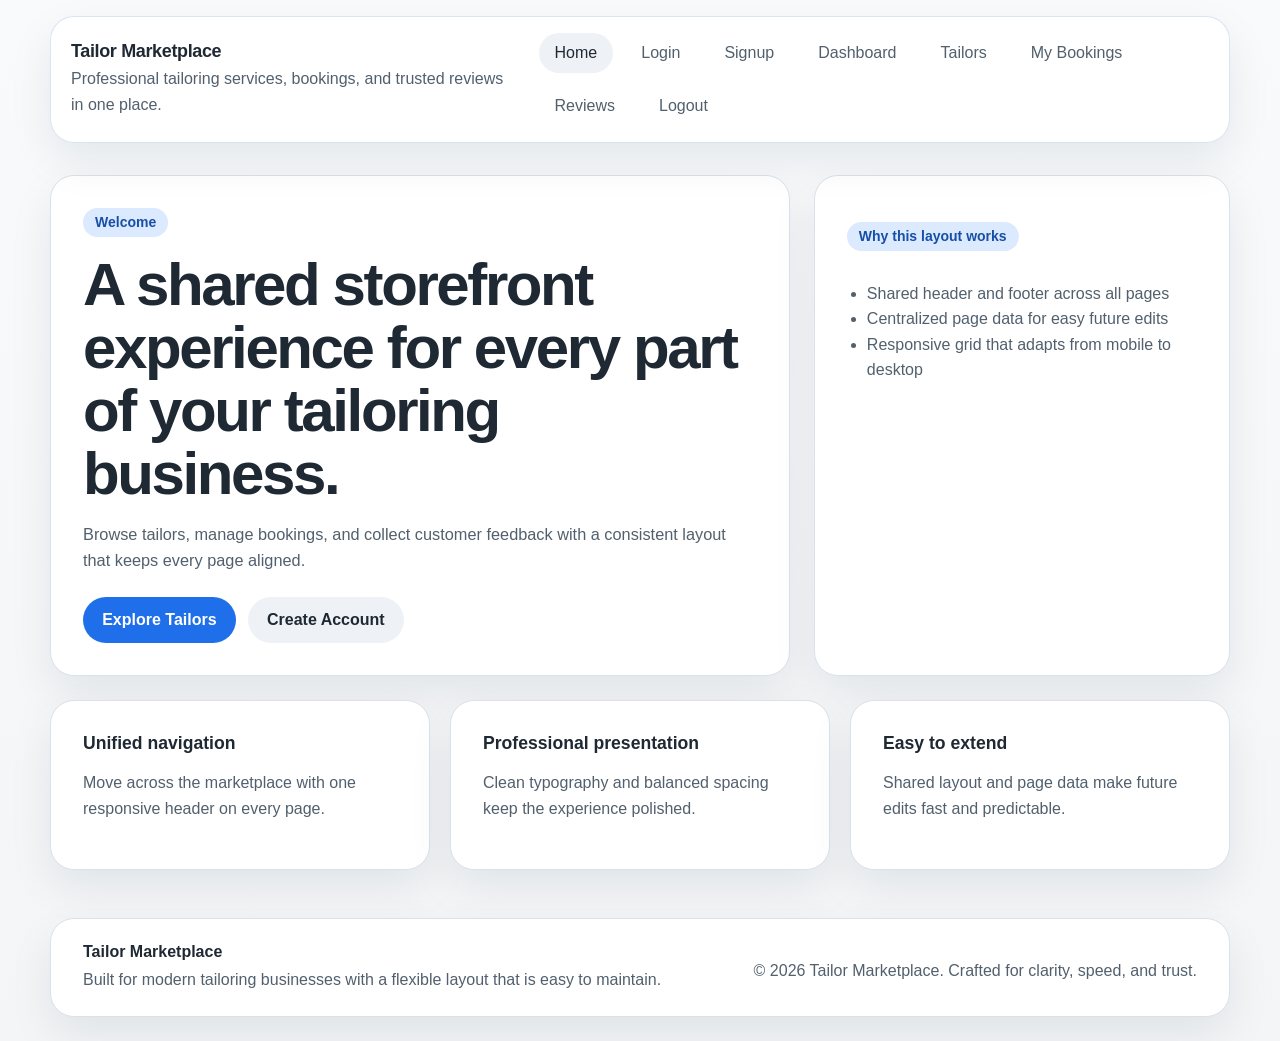
<file: index.html>
<!DOCTYPE html>
<html lang="en">
  <head>
    <meta charset="UTF-8" />
    <meta name="viewport" content="width=device-width, initial-scale=1.0" />
    <title>Tailor Marketplace | Home</title>
    <link rel="stylesheet" href="assets/css/styles.css" />
  </head>
  <body data-page="home">
    <div id="app-shell"></div>
    <script src="assets/js/layout.js"></script>
    <script src="assets/js/api.js"></script>
    <script src="assets/js/pages.js"></script>
  </body>
</html>
</file>
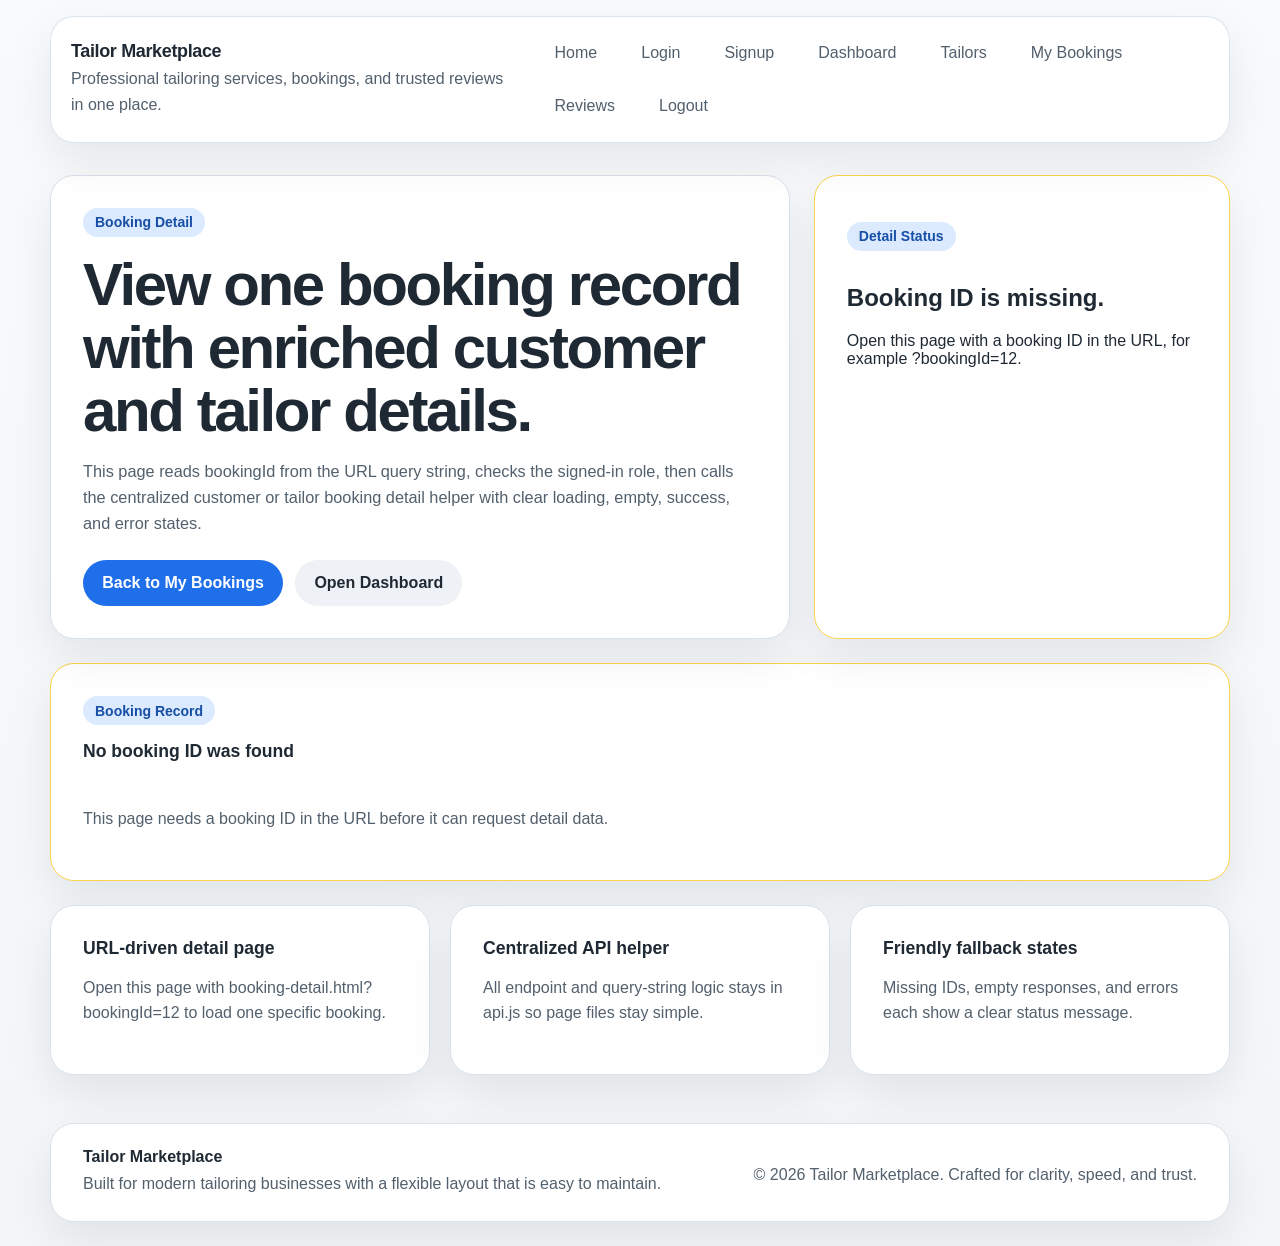
<file: pages/booking-detail.html>
<!DOCTYPE html>
<html lang="en">
  <head>
    <meta charset="UTF-8" />
    <meta name="viewport" content="width=device-width, initial-scale=1.0" />
    <title>Tailor Marketplace | Booking Detail</title>
    <link rel="stylesheet" href="../assets/css/styles.css" />
  </head>
  <body data-page="booking-detail" data-base-path="..">
    <div id="app-shell"></div>
    <script src="../assets/js/layout.js"></script>
    <script src="../assets/js/api.js"></script>
    <script src="../assets/js/pages.js"></script>
  </body>
</html>
</file>
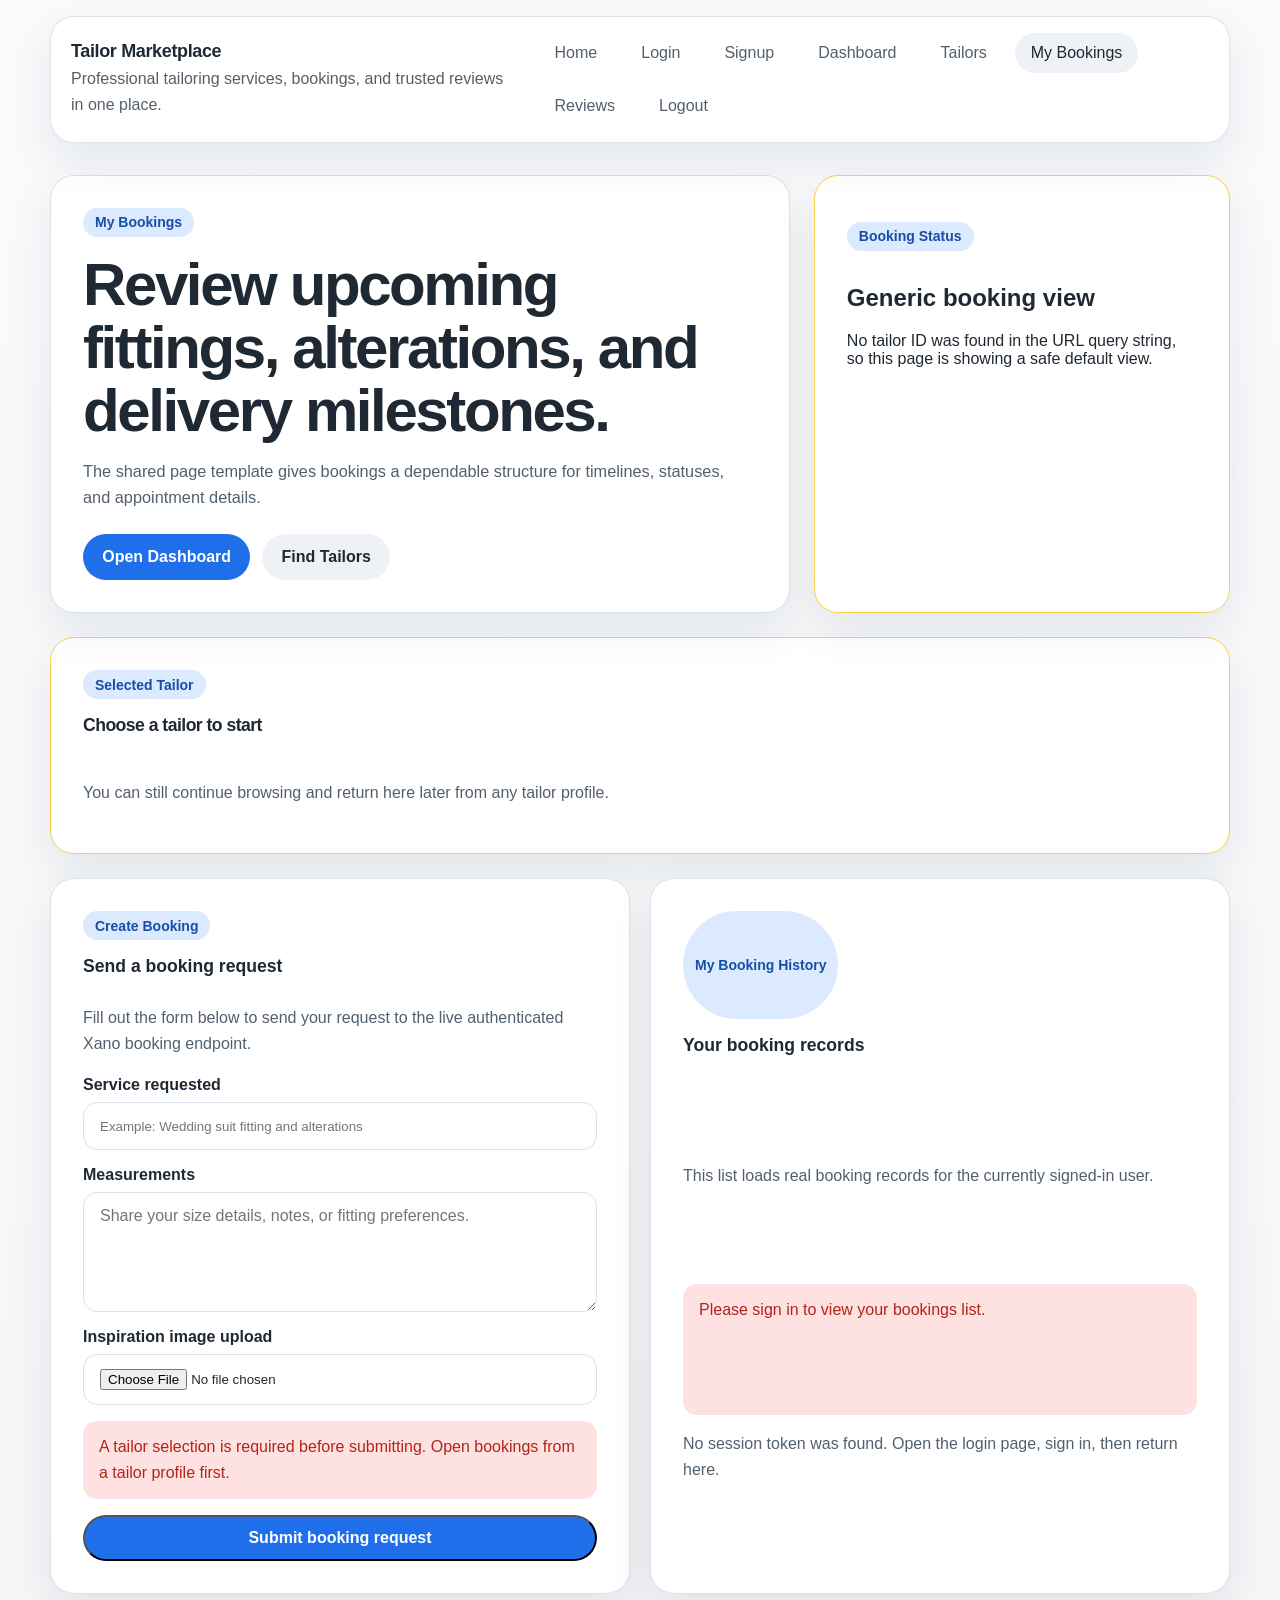
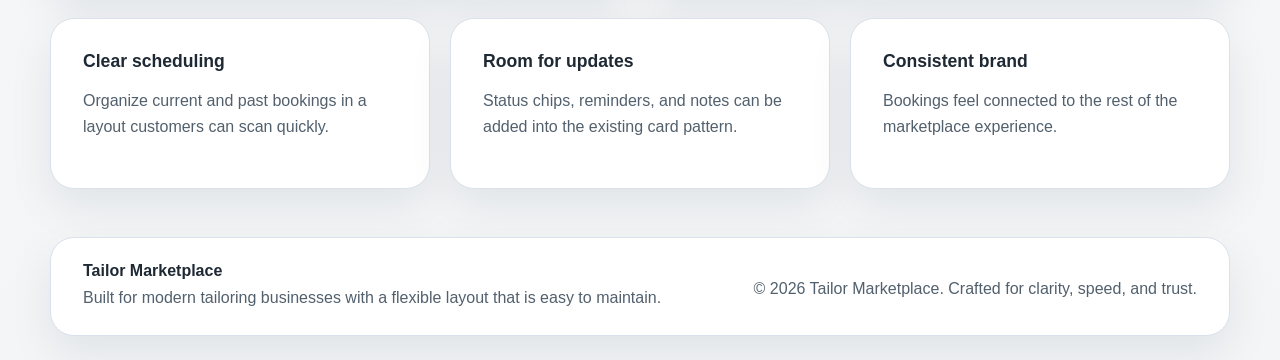
<file: pages/bookings.html>
<!DOCTYPE html>
<html lang="en">
  <head>
    <meta charset="UTF-8" />
    <meta name="viewport" content="width=device-width, initial-scale=1.0" />
    <title>Tailor Marketplace | My Bookings</title>
    <link rel="stylesheet" href="../assets/css/styles.css" />
  </head>
  <body data-page="bookings" data-base-path="..">
    <div id="app-shell"></div>
    <script src="../assets/js/layout.js"></script>
    <script src="../assets/js/api.js"></script>
    <script src="../assets/js/pages.js"></script>
  </body>
</html>
</file>
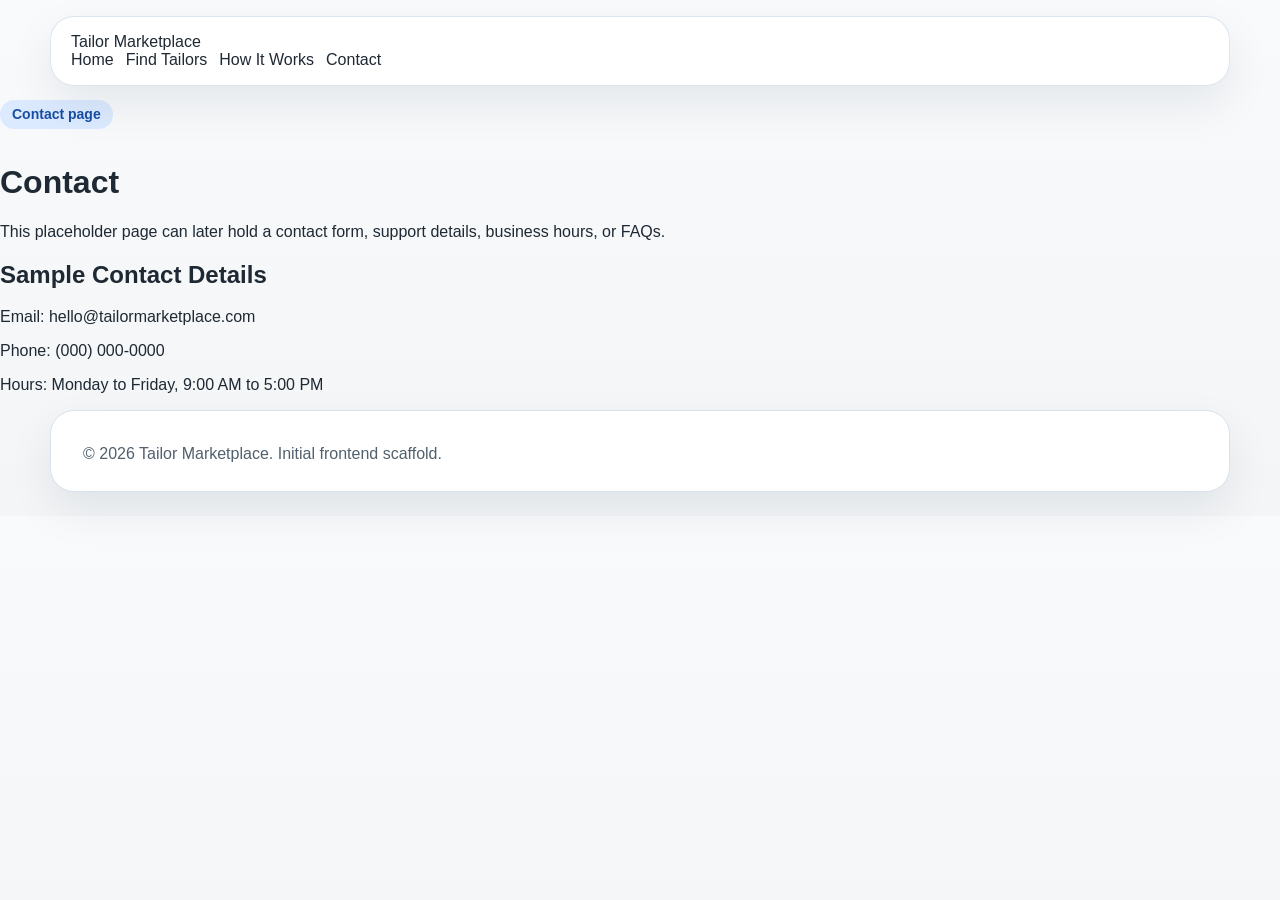
<file: pages/contact.html>
<!DOCTYPE html>
<html lang="en">
  <head>
    <meta charset="UTF-8" />
    <meta name="viewport" content="width=device-width, initial-scale=1.0" />
    <title>Tailor Marketplace | Contact</title>
    <link rel="stylesheet" href="../assets/css/styles.css" />
  </head>
  <body>
    <!-- The header and footer are repeated so this starter project feels complete. -->
    <header class="site-header">
      <div class="container nav-wrap">
        <a class="brand" href="../index.html">Tailor Marketplace</a>
        <button class="nav-toggle" type="button" aria-expanded="false" aria-controls="site-navigation">
          Menu
        </button>
        <nav id="site-navigation" class="site-nav">
          <a href="../index.html" data-page="home">Home</a>
          <a href="tailors.html" data-page="tailors">Find Tailors</a>
          <a href="how-it-works.html" data-page="how-it-works">How It Works</a>
          <a href="contact.html" data-page="contact">Contact</a>
        </nav>
      </div>
    </header>

    <main class="section">
      <div class="container narrow-layout">
        <div class="section-heading">
          <p class="eyebrow">Contact page</p>
          <h1>Contact</h1>
          <p>
            This placeholder page can later hold a contact form, support details, business hours, or FAQs.
          </p>
        </div>

        <!-- This simple card gives beginners an easy place to replace sample information later. -->
        <section class="card">
          <h2>Sample Contact Details</h2>
          <p>Email: hello@tailormarketplace.com</p>
          <p>Phone: (000) 000-0000</p>
          <p>Hours: Monday to Friday, 9:00 AM to 5:00 PM</p>
        </section>
      </div>
    </main>

    <footer class="site-footer">
      <div class="container footer-wrap">
        <p>© <span id="current-year"></span> Tailor Marketplace. Initial frontend scaffold.</p>
      </div>
    </footer>

    <script src="../assets/js/main.js"></script>
  </body>
</html>
</file>
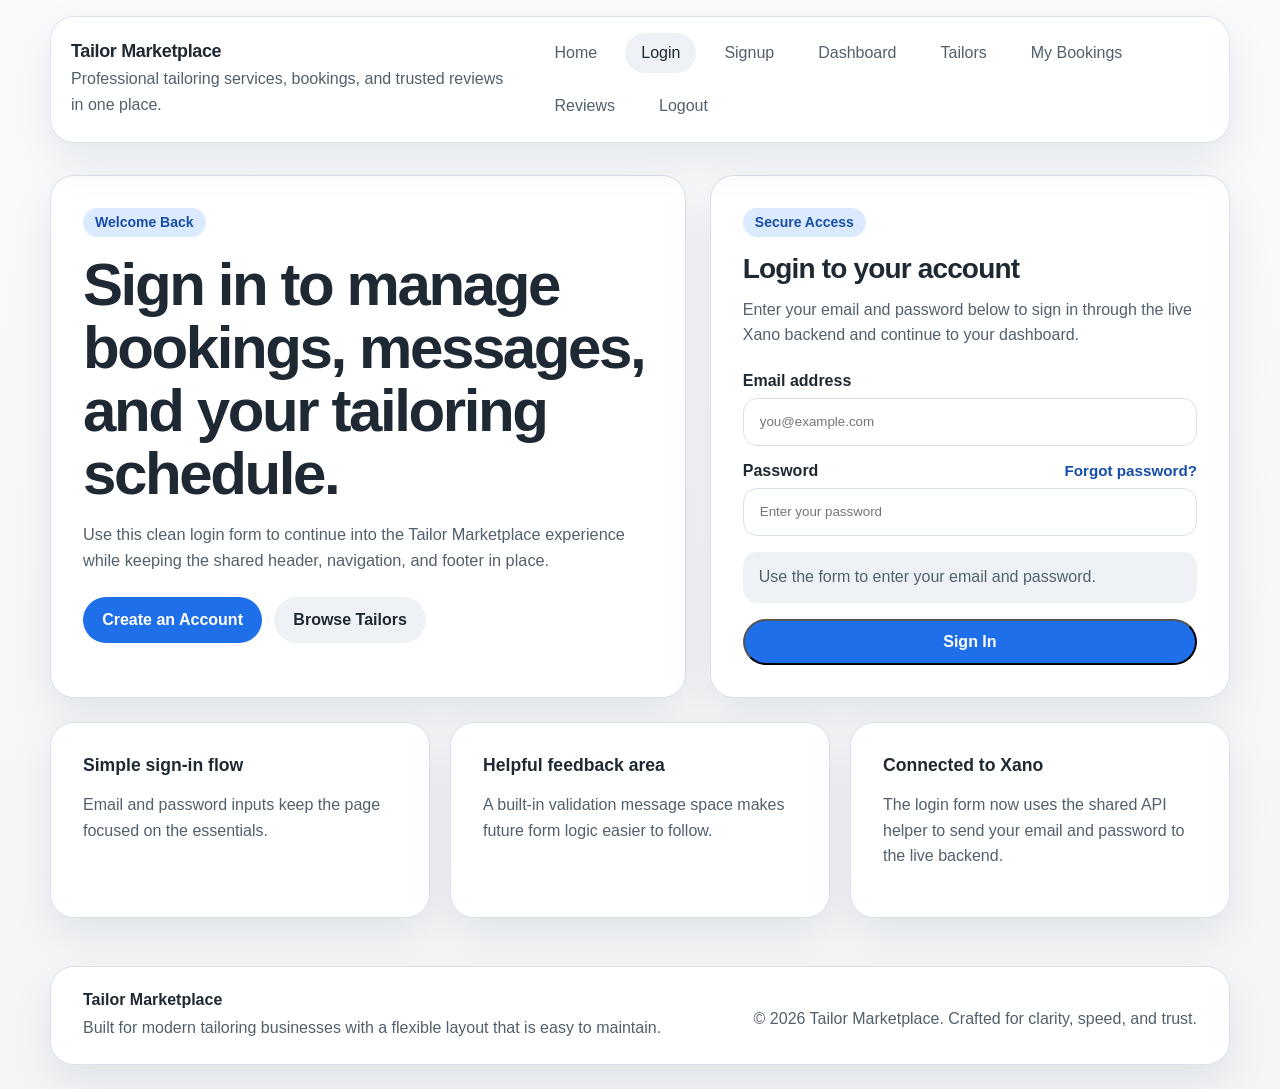
<file: pages/dashboard.html>
<!DOCTYPE html>
<html lang="en">
  <head>
    <meta charset="UTF-8" />
    <meta name="viewport" content="width=device-width, initial-scale=1.0" />
    <title>Tailor Marketplace | Dashboard</title>
    <link rel="stylesheet" href="../assets/css/styles.css" />
  </head>
  <body data-page="dashboard" data-base-path="..">
    <div id="app-shell"></div>
    <script src="../assets/js/layout.js"></script>
    <script src="../assets/js/api.js"></script>
    <script src="../assets/js/pages.js"></script>
  </body>
</html>
</file>
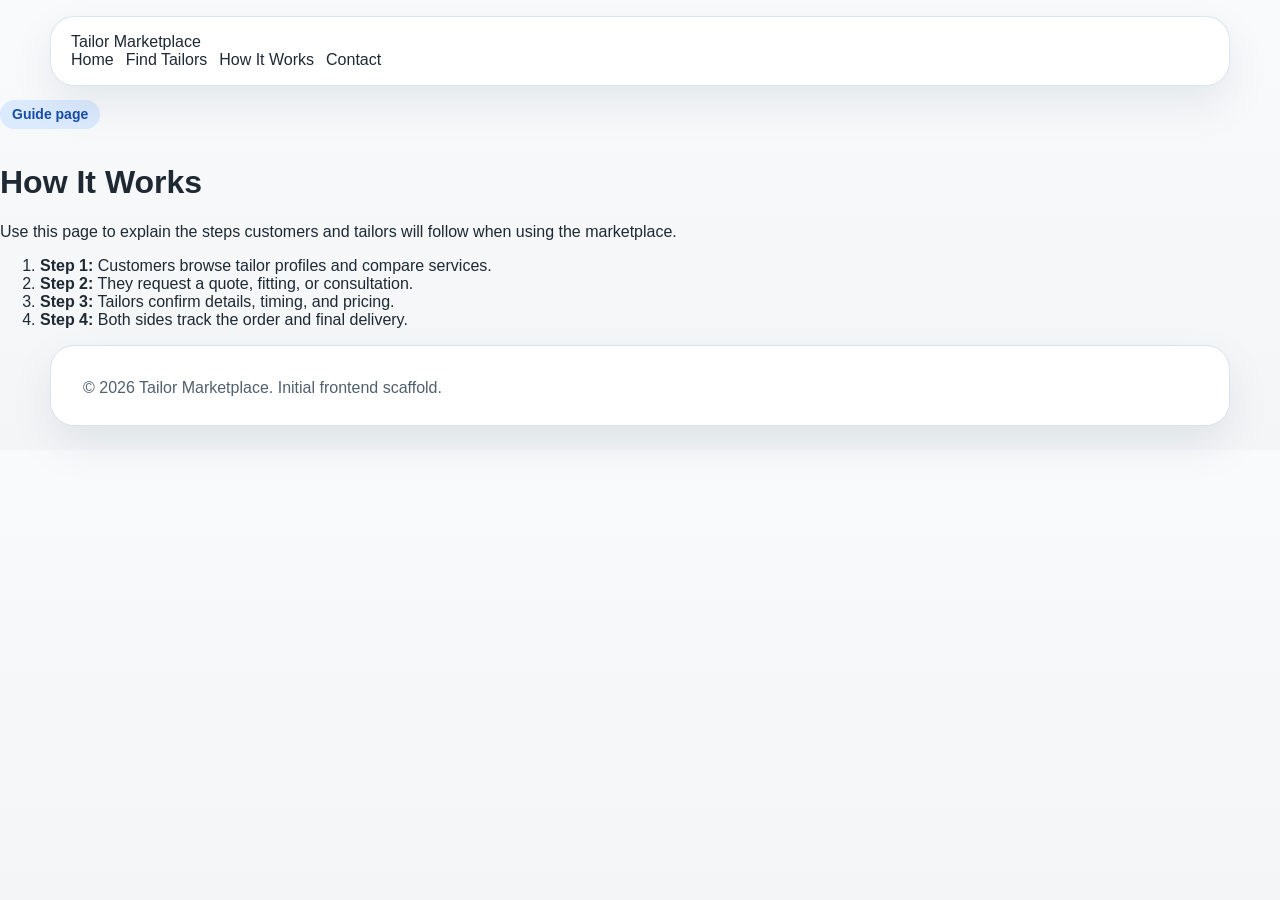
<file: pages/how-it-works.html>
<!DOCTYPE html>
<html lang="en">
  <head>
    <meta charset="UTF-8" />
    <meta name="viewport" content="width=device-width, initial-scale=1.0" />
    <title>Tailor Marketplace | How It Works</title>
    <link rel="stylesheet" href="../assets/css/styles.css" />
  </head>
  <body>
    <!-- The shared header keeps navigation familiar for new visitors. -->
    <header class="site-header">
      <div class="container nav-wrap">
        <a class="brand" href="../index.html">Tailor Marketplace</a>
        <button class="nav-toggle" type="button" aria-expanded="false" aria-controls="site-navigation">
          Menu
        </button>
        <nav id="site-navigation" class="site-nav">
          <a href="../index.html" data-page="home">Home</a>
          <a href="tailors.html" data-page="tailors">Find Tailors</a>
          <a href="how-it-works.html" data-page="how-it-works">How It Works</a>
          <a href="contact.html" data-page="contact">Contact</a>
        </nav>
      </div>
    </header>

    <main class="section">
      <div class="container narrow-layout">
        <div class="section-heading">
          <p class="eyebrow">Guide page</p>
          <h1>How It Works</h1>
          <p>
            Use this page to explain the steps customers and tailors will follow when using the marketplace.
          </p>
        </div>

        <!-- This ordered list is easy for beginners to edit later as the product grows. -->
        <ol class="steps-list card">
          <li><strong>Step 1:</strong> Customers browse tailor profiles and compare services.</li>
          <li><strong>Step 2:</strong> They request a quote, fitting, or consultation.</li>
          <li><strong>Step 3:</strong> Tailors confirm details, timing, and pricing.</li>
          <li><strong>Step 4:</strong> Both sides track the order and final delivery.</li>
        </ol>
      </div>
    </main>

    <footer class="site-footer">
      <div class="container footer-wrap">
        <p>© <span id="current-year"></span> Tailor Marketplace. Initial frontend scaffold.</p>
      </div>
    </footer>

    <script src="../assets/js/main.js"></script>
  </body>
</html>
</file>
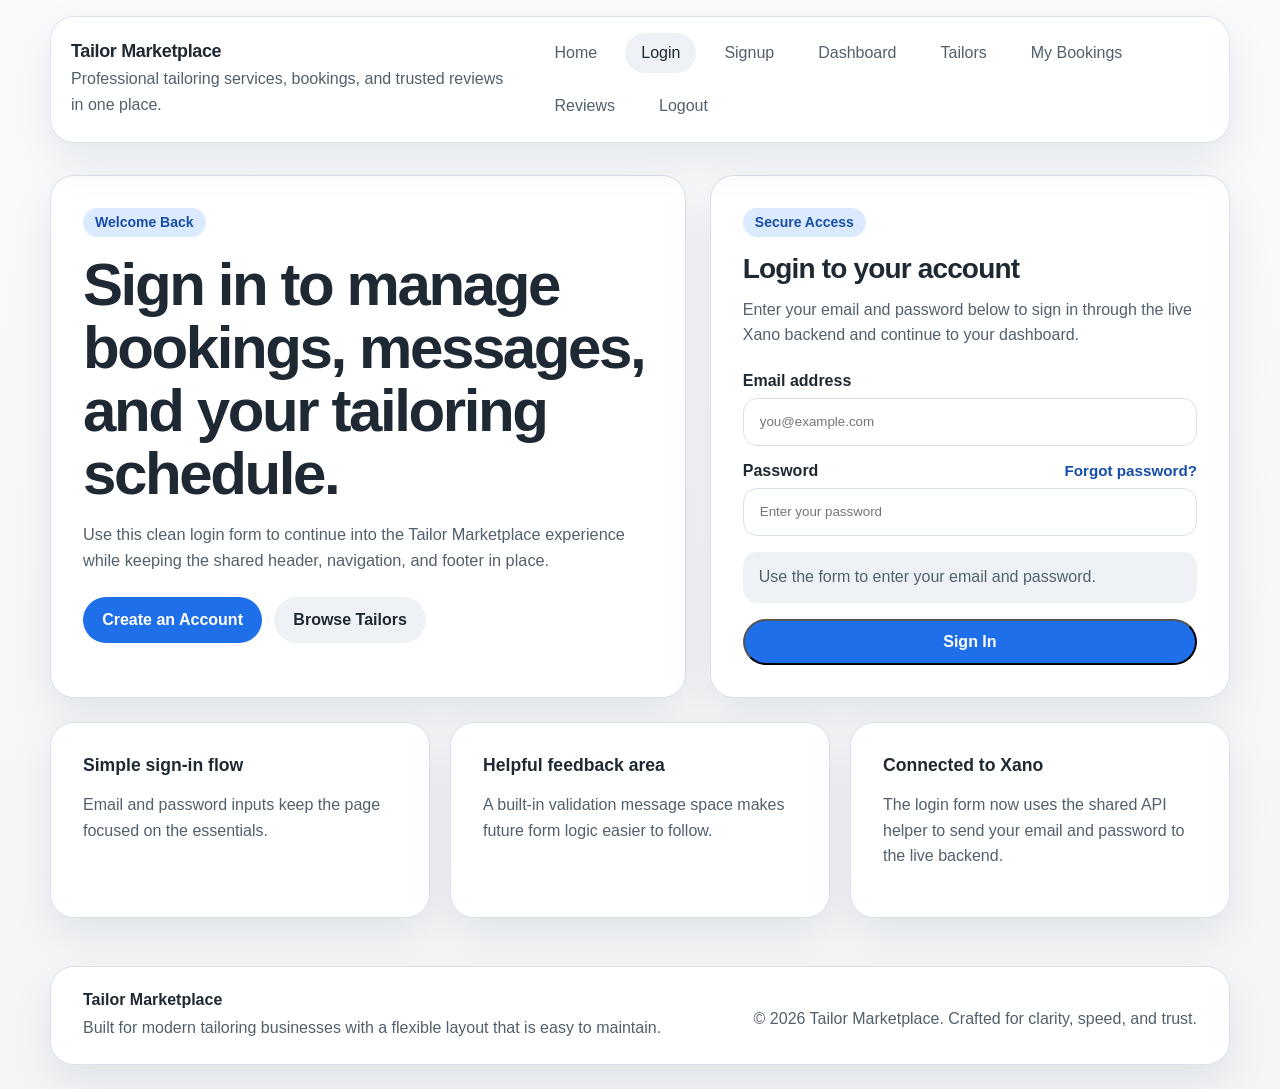
<file: pages/login.html>
<!DOCTYPE html>
<html lang="en">
  <head>
    <meta charset="UTF-8" />
    <meta name="viewport" content="width=device-width, initial-scale=1.0" />
    <title>Tailor Marketplace | Login</title>
    <link rel="stylesheet" href="../assets/css/styles.css" />
  </head>
  <body data-page="login" data-base-path="..">
    <div id="app-shell"></div>
    <script src="../assets/js/layout.js"></script>
    <script src="../assets/js/api.js"></script>
    <script src="../assets/js/pages.js"></script>
  </body>
</html>
</file>
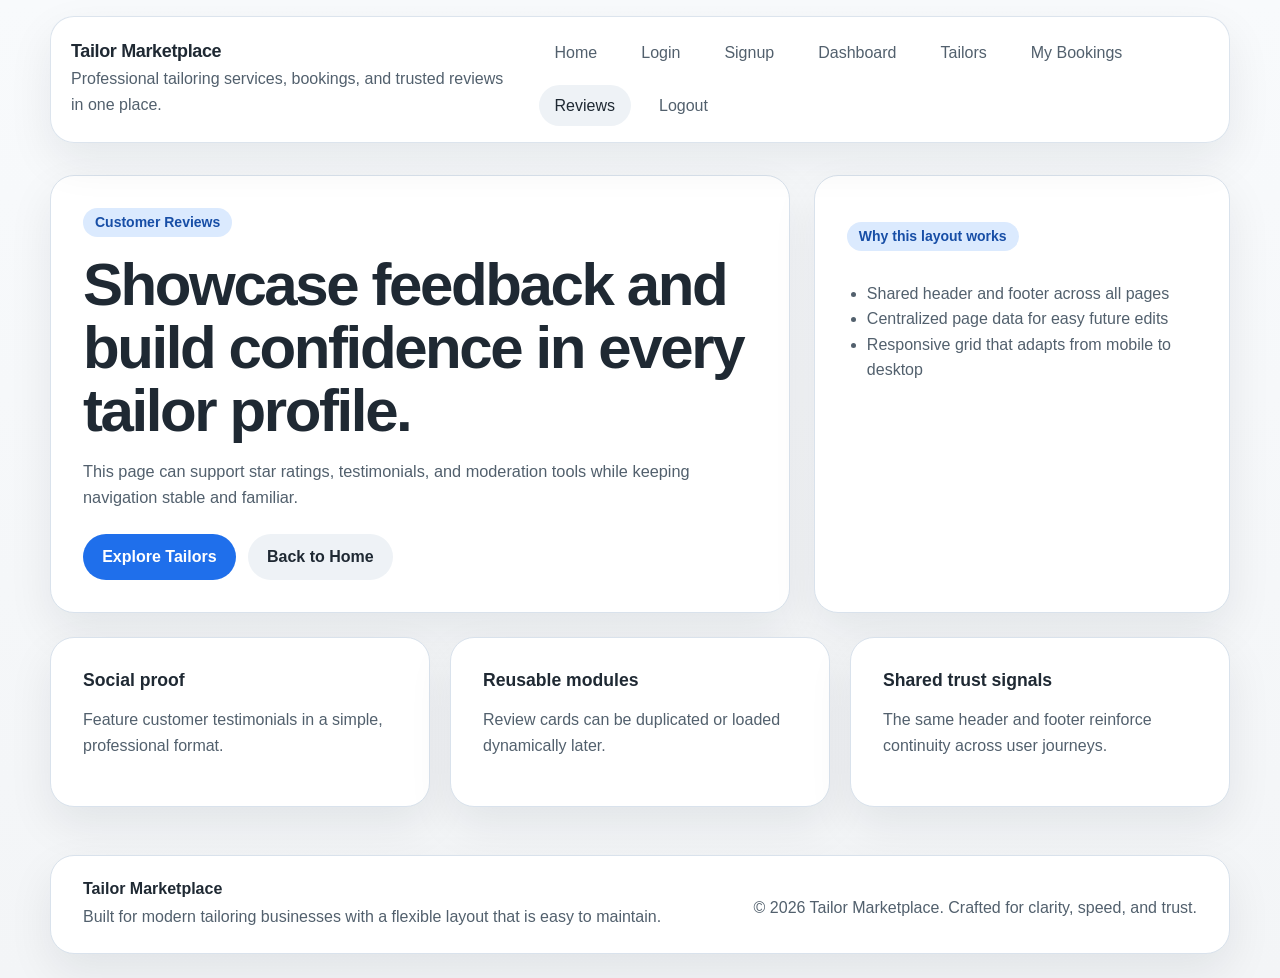
<file: pages/reviews.html>
<!DOCTYPE html>
<html lang="en">
  <head>
    <meta charset="UTF-8" />
    <meta name="viewport" content="width=device-width, initial-scale=1.0" />
    <title>Tailor Marketplace | Reviews</title>
    <link rel="stylesheet" href="../assets/css/styles.css" />
  </head>
  <body data-page="reviews" data-base-path="..">
    <div id="app-shell"></div>
    <script src="../assets/js/layout.js"></script>
    <script src="../assets/js/api.js"></script>
    <script src="../assets/js/pages.js"></script>
  </body>
</html>
</file>
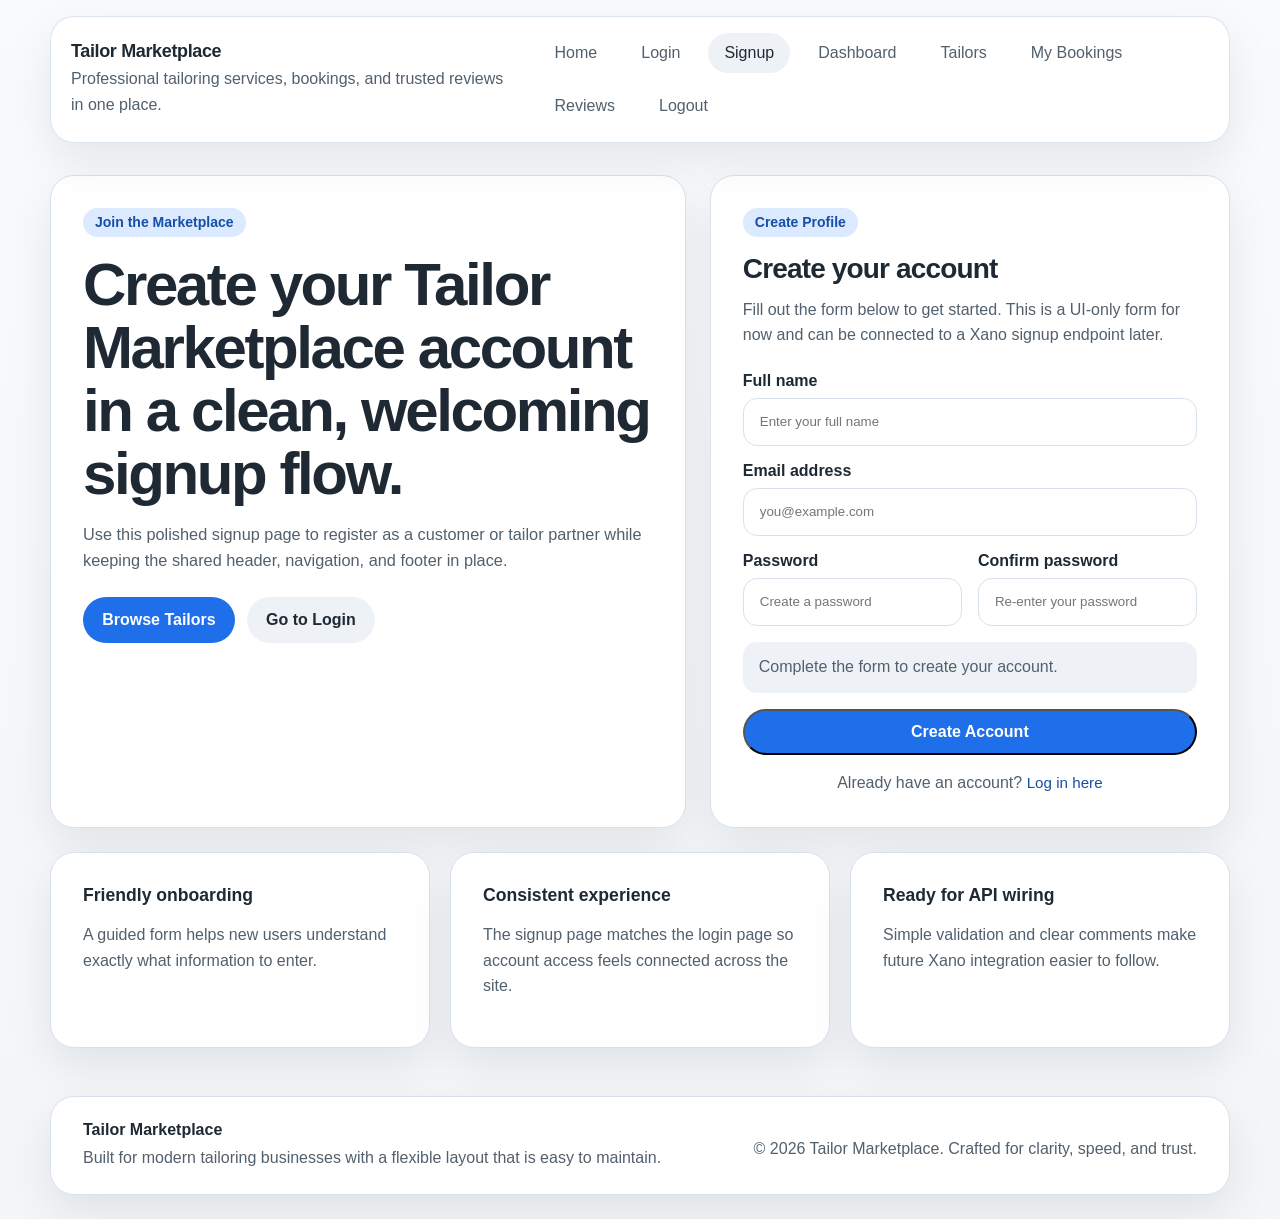
<file: pages/signup.html>
<!DOCTYPE html>
<html lang="en">
  <head>
    <meta charset="UTF-8" />
    <meta name="viewport" content="width=device-width, initial-scale=1.0" />
    <title>Tailor Marketplace | Signup</title>
    <link rel="stylesheet" href="../assets/css/styles.css" />
  </head>
  <body data-page="signup" data-base-path="..">
    <div id="app-shell"></div>
    <script src="../assets/js/layout.js"></script>
    <script src="../assets/js/api.js"></script>
    <script src="../assets/js/pages.js"></script>
  </body>
</html>
</file>
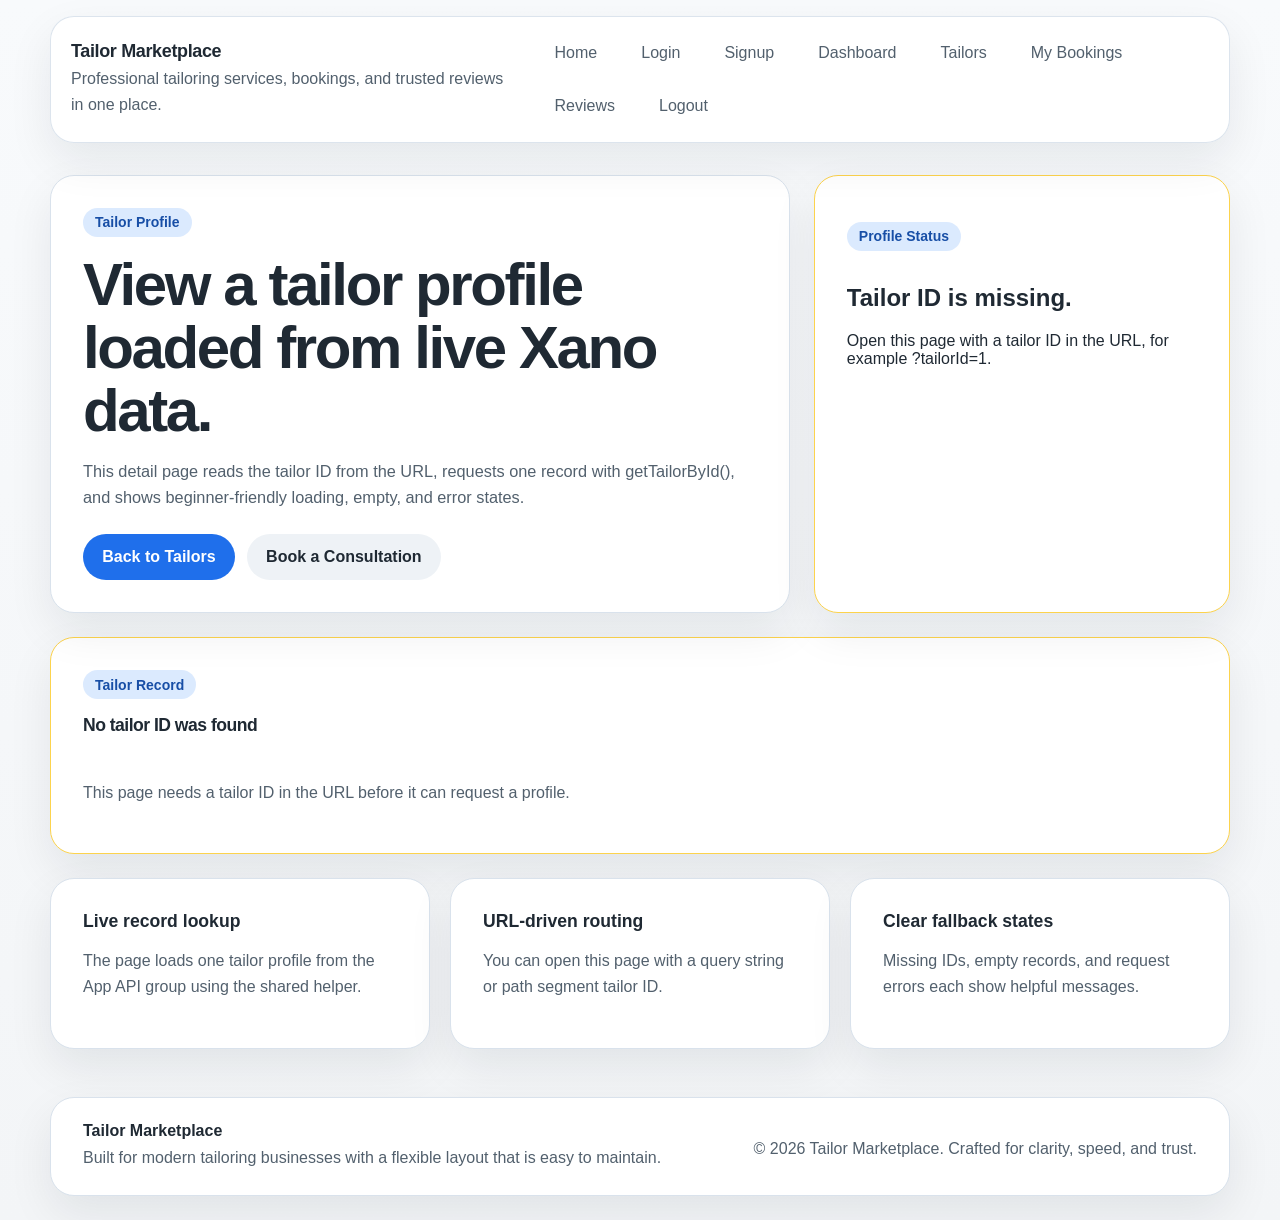
<file: pages/tailor-detail.html>
<!DOCTYPE html>
<html lang="en">
  <head>
    <meta charset="UTF-8" />
    <meta name="viewport" content="width=device-width, initial-scale=1.0" />
    <title>Tailor Marketplace | Tailor Detail</title>
    <link rel="stylesheet" href="../assets/css/styles.css" />
  </head>
  <body data-page="tailor-detail" data-base-path="..">
    <div id="app-shell"></div>
    <script src="../assets/js/layout.js"></script>
    <script src="../assets/js/api.js"></script>
    <script src="../assets/js/pages.js"></script>
  </body>
</html>
</file>
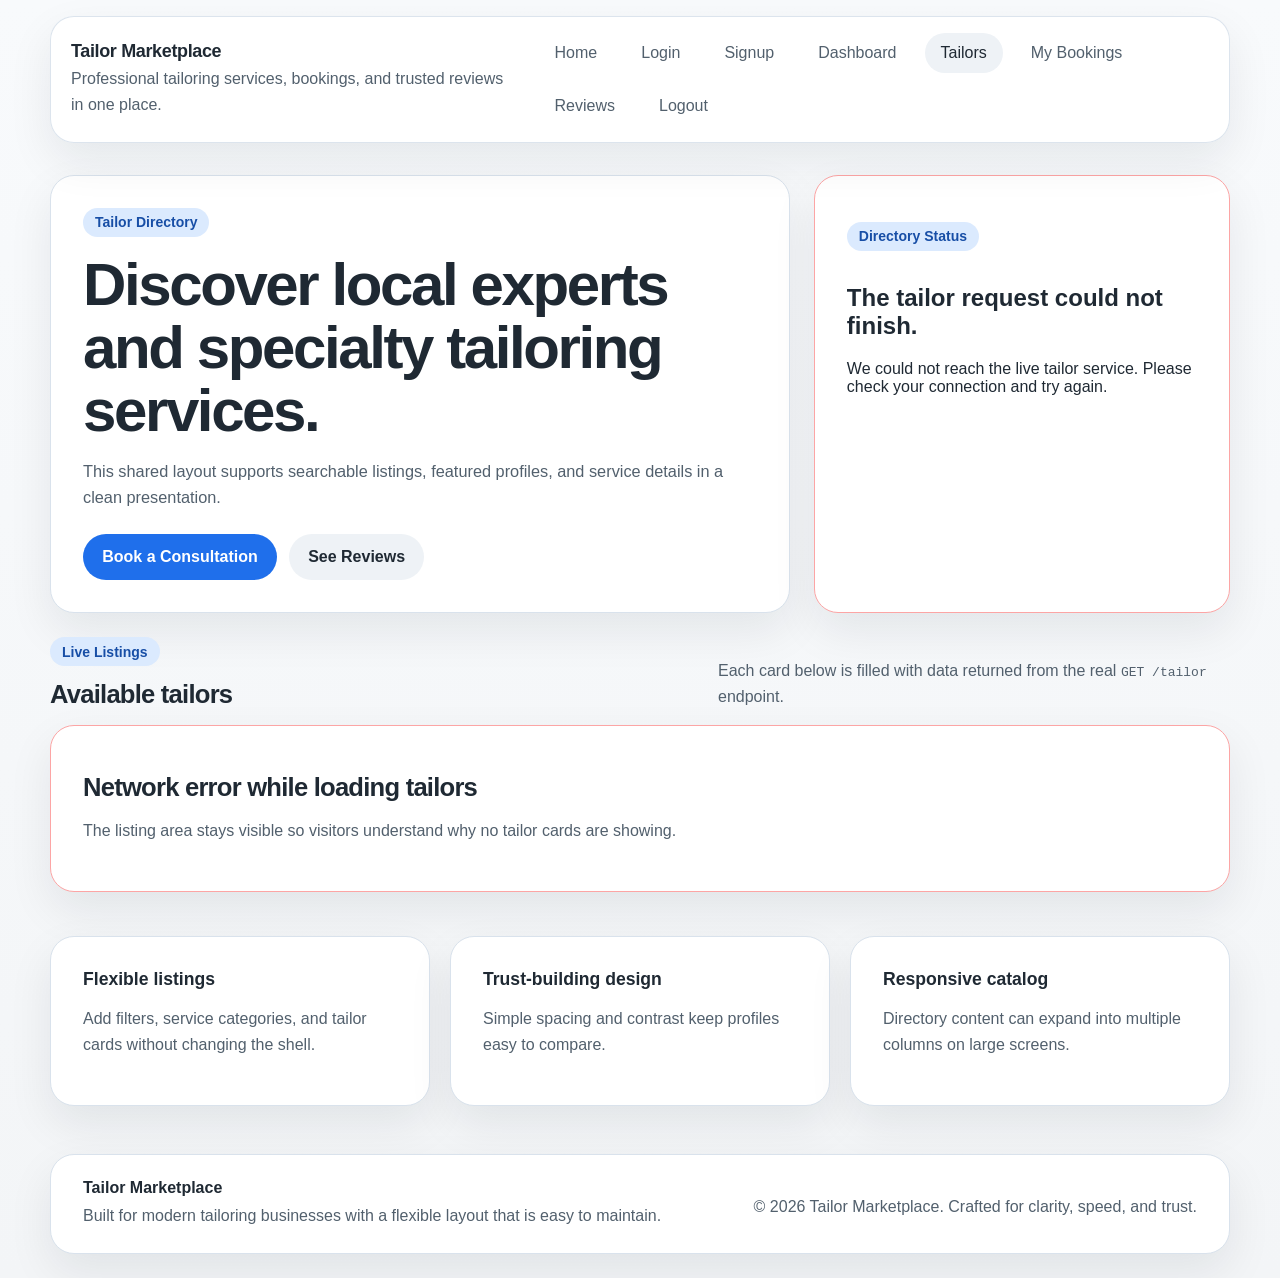
<file: pages/tailors.html>
<!DOCTYPE html>
<html lang="en">
  <head>
    <meta charset="UTF-8" />
    <meta name="viewport" content="width=device-width, initial-scale=1.0" />
    <title>Tailor Marketplace | Tailors</title>
    <link rel="stylesheet" href="../assets/css/styles.css" />
  </head>
  <body data-page="tailors" data-base-path="..">
    <div id="app-shell"></div>
    <script src="../assets/js/layout.js"></script>
    <script src="../assets/js/api.js"></script>
    <script src="../assets/js/pages.js"></script>
  </body>
</html>
</file>
<file: assets/css/styles.css>
:root {
  --bg: #f3f5f7;
  --surface: #ffffff;
  --surface-alt: #eef2f6;
  --text: #1f2933;
  --muted: #52606d;
  --border: #d9e2ec;
  --primary: #1f6feb;
  --primary-dark: #174ea6;
  --shadow: 0 18px 45px rgba(15, 23, 42, 0.08);
  --radius-lg: 24px;
  --radius-md: 16px;
  --radius-sm: 999px;
  --max-width: 1180px;
}

* {
  box-sizing: border-box;
}

body {
  margin: 0;
  font-family: Inter, "Segoe UI", Roboto, Helvetica, Arial, sans-serif;
  background: linear-gradient(180deg, #f8fafc 0%, var(--bg) 100%);
  color: var(--text);
}

a {
  color: inherit;
  text-decoration: none;
}

button {
  font: inherit;
}

.site-shell {
  min-height: 100vh;
  display: flex;
  flex-direction: column;
}

.site-header,
.page-content,
.site-footer {
  width: min(calc(100% - 2rem), var(--max-width));
  margin: 0 auto;
}

.site-header {
  position: sticky;
  top: 0;
  z-index: 10;
  display: flex;
  align-items: center;
  justify-content: space-between;
  gap: 1.5rem;
  padding: 1rem 1.25rem;
  margin-top: 1rem;
  background: rgba(255, 255, 255, 0.92);
  border: 1px solid rgba(217, 226, 236, 0.9);
  backdrop-filter: blur(14px);
  border-radius: var(--radius-lg);
  box-shadow: var(--shadow);
}

.brand-block {
  display: grid;
  gap: 0.25rem;
}

.brand-mark {
  font-size: 1.125rem;
  font-weight: 700;
  letter-spacing: -0.02em;
}

.brand-copy,
.site-footer p,
.feature-card p,
.hero-copy p,
.hero-panel li {
  color: var(--muted);
  line-height: 1.6;
}

.brand-copy {
  margin: 0;
  max-width: 38rem;
}

.site-nav {
  display: flex;
  align-items: center;
  flex-wrap: wrap;
  gap: 0.75rem;
}

.nav-link {
  padding: 0.7rem 1rem;
  border-radius: var(--radius-sm);
  color: var(--muted);
  transition: background-color 0.2s ease, color 0.2s ease;
}

.nav-link:hover,
.nav-link:focus-visible,
.nav-link.is-active {
  background: var(--surface-alt);
  color: var(--text);
}

.nav-logout-button {
  border: 0;
  background: transparent;
  cursor: pointer;
}

.nav-toggle {
  display: none;
  border: 0;
  background: transparent;
  padding: 0.5rem;
  cursor: pointer;
}

.nav-toggle span {
  display: block;
  width: 1.4rem;
  height: 2px;
  margin: 0.25rem 0;
  background: var(--text);
}

.sr-only {
  position: absolute;
  width: 1px;
  height: 1px;
  padding: 0;
  margin: -1px;
  overflow: hidden;
  clip: rect(0, 0, 0, 0);
  white-space: nowrap;
  border: 0;
}

.page-content {
  flex: 1;
  padding: 2rem 0 3rem;
}

.hero-card {
  display: grid;
  grid-template-columns: minmax(0, 1.6fr) minmax(280px, 0.9fr);
  gap: 1.5rem;
  align-items: stretch;
}

.hero-copy,
.hero-panel,
.feature-card,
.site-footer {
  background: var(--surface);
  border: 1px solid var(--border);
  box-shadow: var(--shadow);
}

.hero-copy,
.hero-panel,
.feature-card {
  border-radius: var(--radius-lg);
  padding: 2rem;
}

.eyebrow,
.panel-label {
  display: inline-flex;
  align-items: center;
  width: fit-content;
  padding: 0.4rem 0.75rem;
  border-radius: var(--radius-sm);
  background: #dbeafe;
  color: var(--primary-dark);
  font-size: 0.875rem;
  font-weight: 600;
}

.hero-copy h1 {
  margin: 1rem 0;
  font-size: clamp(2rem, 5vw, 3.75rem);
  line-height: 1.05;
  letter-spacing: -0.04em;
}

.hero-copy p {
  margin: 0;
  max-width: 42rem;
  font-size: 1.02rem;
}

.hero-actions {
  display: flex;
  flex-wrap: wrap;
  gap: 0.75rem;
  margin-top: 1.5rem;
}

.button {
  display: inline-flex;
  align-items: center;
  justify-content: center;
  min-height: 2.9rem;
  padding: 0.7rem 1.2rem;
  border-radius: var(--radius-sm);
  font-weight: 600;
}

.button-primary {
  background: var(--primary);
  color: #fff;
}

.button-primary:hover,
.button-primary:focus-visible {
  background: var(--primary-dark);
}

.button-secondary {
  background: var(--surface-alt);
  color: var(--text);
}

.hero-panel ul {
  margin: 1rem 0 0;
  padding-left: 1.25rem;
}

.feature-grid {
  display: grid;
  grid-template-columns: repeat(3, minmax(0, 1fr));
  gap: 1.25rem;
  margin-top: 1.5rem;
}

.login-layout {
  display: grid;
  grid-template-columns: minmax(0, 1.1fr) minmax(320px, 0.9fr);
  gap: 1.5rem;
  align-items: stretch;
}

.login-card {
  background: var(--surface);
  border: 1px solid var(--border);
  box-shadow: var(--shadow);
  border-radius: var(--radius-lg);
  padding: 2rem;
}

.login-card-header h2 {
  margin: 1rem 0 0.75rem;
  font-size: 1.75rem;
  letter-spacing: -0.03em;
}

.login-card-header p {
  margin: 0;
  color: var(--muted);
  line-height: 1.6;
}

.login-form {
  display: grid;
  gap: 1rem;
  margin-top: 1.5rem;
}

.form-field {
  display: grid;
  gap: 0.5rem;
}

.form-field label,
.form-label-row {
  font-weight: 600;
}

.form-label-row {
  display: flex;
  align-items: center;
  justify-content: space-between;
  gap: 1rem;
}

.form-field input {
  width: 100%;
  min-height: 3rem;
  padding: 0.85rem 1rem;
  border: 1px solid var(--border);
  border-radius: 14px;
  background: #fff;
  color: var(--text);
}

.form-field input:focus {
  outline: 2px solid rgba(31, 111, 235, 0.18);
  border-color: var(--primary);
}

.form-field select {
  width: 100%;
  min-height: 3rem;
  padding: 0.85rem 1rem;
  border: 1px solid var(--border);
  border-radius: 14px;
  background: #fff;
  color: var(--text);
  font: inherit;
}

.form-field select:focus {
  outline: 2px solid rgba(31, 111, 235, 0.18);
  border-color: var(--primary);
}

.form-field textarea {
  width: 100%;
  min-height: 7.5rem;
  padding: 0.85rem 1rem;
  border: 1px solid var(--border);
  border-radius: 14px;
  background: #fff;
  color: var(--text);
  font: inherit;
  resize: vertical;
}

.form-field textarea:focus {
  outline: 2px solid rgba(31, 111, 235, 0.18);
  border-color: var(--primary);
}

.text-link {
  color: var(--primary-dark);
  font-size: 0.95rem;
}

.text-link:hover,
.text-link:focus-visible {
  text-decoration: underline;
}

.validation-message {
  margin: 0;
  padding: 0.85rem 1rem;
  border-radius: 14px;
  background: var(--surface-alt);
  color: var(--muted);
  line-height: 1.5;
}

.validation-message.is-error {
  background: #fee2e2;
  color: #b42318;
}

.validation-message.is-success {
  background: #dcfce7;
  color: #166534;
}

.validation-message.is-loading {
  background: #dbeafe;
  color: #1d4ed8;
}

.login-submit {
  width: 100%;
}

.signup-password-grid {
  display: grid;
  grid-template-columns: repeat(2, minmax(0, 1fr));
  gap: 1rem;
}

.form-support-copy {
  margin: 0;
  color: var(--muted);
  text-align: center;
  line-height: 1.5;
}



.dashboard-grid {
  display: grid;
  grid-template-columns: repeat(2, minmax(0, 1fr));
  gap: 1.25rem;
  margin-top: 1.5rem;
}

.dashboard-status-panel h2,
.dashboard-welcome-card h2 {
  margin: 1rem 0 0.75rem;
  font-size: 1.6rem;
  letter-spacing: -0.03em;
}

.dashboard-status-panel p,
.dashboard-welcome-card p,
.dashboard-user-list dd,
.dashboard-user-list dt {
  line-height: 1.6;
}

.dashboard-user-list {
  display: grid;
  gap: 1rem;
  margin: 1rem 0 0;
}

.dashboard-user-list div {
  padding: 0.9rem 1rem;
  border: 1px solid var(--border);
  border-radius: 14px;
  background: var(--surface-alt);
}

.dashboard-user-list dt {
  font-weight: 700;
  margin-bottom: 0.3rem;
}

.dashboard-user-list dd {
  margin: 0;
  color: var(--muted);
  word-break: break-word;
}

.dashboard-status-panel.is-loading,
.dashboard-welcome-card.is-loading,
.dashboard-user-card.is-loading {
  border-color: #bfdbfe;
}

.dashboard-status-panel.is-success,
.dashboard-welcome-card.is-success,
.dashboard-user-card.is-success {
  border-color: #86efac;
}

.dashboard-status-panel.is-error,
.dashboard-welcome-card.is-error,
.dashboard-user-card.is-error {
  border-color: #fca5a5;
}


.dashboard-role-section {
  margin-top: 1.5rem;
}

.dashboard-role-header {
  display: flex;
  align-items: flex-end;
  justify-content: space-between;
  gap: 1rem;
  margin-bottom: 1rem;
}

.dashboard-role-header h2,
.dashboard-role-card h3 {
  margin: 0.9rem 0 0;
  font-size: 1.6rem;
  letter-spacing: -0.03em;
}

.dashboard-role-copy,
.dashboard-role-card p {
  color: var(--muted);
  line-height: 1.6;
}

.dashboard-role-copy {
  margin: 0;
  max-width: 34rem;
}

.dashboard-role-grid {
  display: grid;
  grid-template-columns: repeat(2, minmax(0, 1fr));
  gap: 1.25rem;
}

.dashboard-role-card {
  display: grid;
  gap: 1rem;
}

.dashboard-summary-list,
.dashboard-record-item dl {
  display: grid;
  gap: 0.75rem;
  margin: 0;
}

.dashboard-summary-list div,
.dashboard-record-item dl div {
  display: grid;
  gap: 0.35rem;
  padding: 0.85rem 1rem;
  border-radius: 14px;
  background: var(--surface-alt);
}

.dashboard-summary-list dt,
.dashboard-record-item dt {
  font-size: 0.85rem;
  font-weight: 700;
  color: var(--text);
  text-transform: uppercase;
  letter-spacing: 0.08em;
}

.dashboard-summary-list dd,
.dashboard-record-item dd {
  margin: 0;
  color: var(--muted);
  line-height: 1.6;
}

.dashboard-record-list {
  display: grid;
  gap: 0.85rem;
}

.dashboard-bookings-list {
  display: grid;
  gap: 0.85rem;
}

.dashboard-record-item {
  padding: 1rem;
  border: 1px solid var(--border);
  border-radius: 18px;
}

.dashboard-record-item h4 {
  margin: 0 0 0.85rem;
  font-size: 1rem;
  color: var(--primary-dark);
}

.dashboard-section-note,
.dashboard-section-empty {
  margin: 0;
  color: var(--muted);
  line-height: 1.6;
}

.dashboard-role-actions {
  display: flex;
  flex-wrap: wrap;
  gap: 0.75rem;
}

.dashboard-role-link {
  min-width: 10rem;
}

.tailors-section {
  margin-top: 1.5rem;
}

.tailors-section-header {
  display: flex;
  align-items: flex-end;
  justify-content: space-between;
  gap: 1rem;
  margin-bottom: 1rem;
}

.tailors-section-header h2,
.tailors-listing-state h3,
.tailor-card h3 {
  margin: 0.9rem 0 0;
  font-size: 1.6rem;
  letter-spacing: -0.03em;
}

.tailors-section-copy,
.tailors-listing-state p,
.tailor-card-bio,
.tailor-card-meta li {
  color: var(--muted);
  line-height: 1.6;
}

.tailors-section-copy {
  margin: 0;
  max-width: 32rem;
}

.tailors-listing-state {
  margin-bottom: 1.25rem;
}

.tailors-grid {
  display: grid;
  grid-template-columns: repeat(3, minmax(0, 1fr));
  gap: 1.25rem;
}

.tailor-card {
  display: grid;
  gap: 0.85rem;
}

.tailor-card-image-wrap {
  min-height: 190px;
}

.tailor-card-image,
.tailor-card-image-placeholder {
  width: 100%;
  min-height: 190px;
  border-radius: 14px;
  border: 1px solid var(--border);
}

.tailor-card-image {
  display: block;
  object-fit: cover;
}

.tailor-card-image-placeholder {
  display: grid;
  place-items: center;
  background: var(--surface-alt);
  color: var(--muted);
  font-weight: 600;
  text-align: center;
  padding: 1rem;
}

.tailor-card-header {
  display: grid;
  gap: 0.3rem;
}

.tailor-card-link {
  justify-self: flex-start;
}

.tailor-card-link-note {
  margin: 0;
  color: var(--muted);
}

.tailor-card-bio {
  margin: 0;
  display: -webkit-box;
  -webkit-line-clamp: 3;
  -webkit-box-orient: vertical;
  overflow: hidden;
}

.tailor-card-meta {
  display: grid;
  gap: 0.55rem;
  margin: 0;
  padding: 0;
  list-style: none;
}

.tailor-card-meta li {
  padding: 0.6rem 0.8rem;
  border-radius: 14px;
  background: var(--surface-alt);
}

.tailor-card-meta strong {
  color: var(--text);
}

.tailors-status-panel.is-loading,
.tailors-listing-state.is-loading {
  border-color: #bfdbfe;
}

.tailors-status-panel.is-success,
.tailors-listing-state.is-success {
  border-color: #86efac;
}

.tailors-status-panel.is-error,
.tailors-listing-state.is-error {
  border-color: #fca5a5;
}

.tailors-status-panel.is-empty,
.tailors-listing-state.is-empty {
  border-color: #fcd34d;
}

.tailor-detail-section {
  margin-top: 1.5rem;
}

.tailor-detail-card {
  display: grid;
  gap: 1rem;
}

.tailor-detail-group {
  display: grid;
  gap: 0.85rem;
  padding: 1rem;
  border: 1px solid var(--border);
  border-radius: 16px;
  background: #fff;
}

.tailor-detail-group h3 {
  margin: 0;
  font-size: 1.1rem;
}

.tailor-profile-group {
  grid-template-columns: minmax(220px, 320px) minmax(0, 1fr);
  align-items: center;
}

.tailor-profile-image-wrap {
  min-height: 230px;
}

.tailor-profile-image,
.tailor-profile-placeholder {
  width: 100%;
  min-height: 230px;
  border-radius: 16px;
  border: 1px solid var(--border);
}

.tailor-profile-image {
  display: block;
  object-fit: cover;
}

.tailor-profile-placeholder {
  display: grid;
  place-items: center;
  background: var(--surface-alt);
  color: var(--muted);
  font-weight: 600;
  text-align: center;
  padding: 1rem;
}

.tailor-profile-info h3 {
  font-size: 1.6rem;
}

.tailor-detail-location {
  margin: 0;
  color: var(--muted);
}

.tailor-detail-card h2 {
  margin: 0.9rem 0 0;
  font-size: 1.8rem;
  letter-spacing: -0.03em;
}

.tailor-detail-bio {
  margin: 0;
  color: var(--muted);
  line-height: 1.6;
}

.tailor-detail-meta {
  display: grid;
  gap: 0.85rem;
  margin: 0;
}

.tailor-detail-meta div {
  padding: 0.85rem 1rem;
  border-radius: 14px;
  background: var(--surface-alt);
}

.tailor-detail-meta dt {
  font-weight: 600;
  color: var(--text);
}

.tailor-detail-meta dd {
  margin: 0.25rem 0 0;
  color: var(--muted);
}

.tailor-detail-tag-list {
  display: flex;
  flex-wrap: wrap;
  gap: 0.65rem;
  list-style: none;
  margin: 0;
  padding: 0;
}

.tailor-detail-tag {
  padding: 0.5rem 0.8rem;
  border-radius: var(--radius-sm);
  background: var(--surface-alt);
  color: var(--text);
  font-weight: 500;
}

.tailor-whatsapp-link {
  width: fit-content;
}

.tailor-booking-link {
  width: fit-content;
}

.tailor-portfolio-grid {
  display: grid;
  grid-template-columns: repeat(auto-fill, minmax(140px, 1fr));
  gap: 0.75rem;
}

.tailor-portfolio-image {
  width: 100%;
  height: 130px;
  object-fit: cover;
  border-radius: 12px;
  border: 1px solid var(--border);
}

.tailor-detail-empty-text {
  margin: 0;
  color: var(--muted);
}

.tailor-detail-status-panel.is-loading,
.tailor-detail-card.is-loading {
  border-color: #bfdbfe;
}

.tailor-detail-status-panel.is-success,
.tailor-detail-card.is-success {
  border-color: #86efac;
}

.tailor-detail-status-panel.is-error,
.tailor-detail-card.is-error {
  border-color: #fca5a5;
}

.tailor-detail-status-panel.is-empty,
.tailor-detail-card.is-empty {
  border-color: #fcd34d;
}

.bookings-context-section {
  margin-top: 1.5rem;
}

.bookings-context-card {
  display: grid;
  gap: 1rem;
}

.bookings-context-card h2 {
  margin: 0.9rem 0 0;
  font-size: 1.8rem;
  letter-spacing: -0.03em;
}

.bookings-context-summary {
  margin: 0;
  color: var(--muted);
  line-height: 1.6;
}

.bookings-context-meta {
  display: grid;
  gap: 0.85rem;
  margin: 0;
}

.bookings-context-meta div {
  padding: 0.85rem 1rem;
  border-radius: 14px;
  background: var(--surface-alt);
}

.bookings-context-meta dt {
  font-weight: 600;
  color: var(--text);
}

.bookings-context-meta dd {
  margin: 0.25rem 0 0;
  color: var(--muted);
}

.bookings-status-panel.is-loading,
.bookings-context-card.is-loading {
  border-color: #bfdbfe;
}

.bookings-status-panel.is-success,
.bookings-context-card.is-success {
  border-color: #86efac;
}

.bookings-status-panel.is-error,
.bookings-context-card.is-error {
  border-color: #fca5a5;
}

.bookings-status-panel.is-empty,
.bookings-context-card.is-empty {
  border-color: #fcd34d;
}

.bookings-form-section {
  margin-top: 1.5rem;
}

.bookings-form-card {
  display: grid;
  gap: 1rem;
}

.bookings-form-intro {
  margin: 0;
  color: var(--muted);
  line-height: 1.6;
}

.bookings-form {
  margin-top: 0.25rem;
}


.bookings-main-grid {
  display: grid;
  grid-template-columns: repeat(2, minmax(0, 1fr));
  gap: 1.25rem;
  margin-top: 1.5rem;
}

.bookings-list-section,
.bookings-form-section {
  margin-top: 0;
}

.bookings-list-card {
  display: grid;
  gap: 1rem;
}

.bookings-list-intro {
  margin: 0;
  color: var(--muted);
  line-height: 1.6;
}

.bookings-list-placeholder {
  margin: 0;
  color: var(--muted);
}

.bookings-list-grid {
  display: grid;
  gap: 0.85rem;
}

.bookings-list-item {
  border: 1px solid var(--border);
  border-radius: 14px;
  background: var(--surface-alt);
  padding: 1rem;
}

.bookings-list-item h3 {
  margin: 0;
  font-size: 1rem;
}

.bookings-list-meta {
  margin: 0.85rem 0 0;
  display: grid;
  gap: 0.75rem;
}

.booking-manage-group {
  margin-top: 1rem;
}

.booking-manage-copy {
  margin: 0;
  color: var(--muted);
  line-height: 1.6;
}

.booking-manage-form {
  margin-top: 0.25rem;
}

.bookings-list-meta div {
  background: #fff;
  border: 1px solid var(--border);
  border-radius: 10px;
  padding: 0.75rem;
}

.bookings-list-meta dt {
  font-weight: 600;
  color: var(--text);
}

.bookings-list-meta dd {
  margin: 0.25rem 0 0;
  color: var(--muted);
  line-height: 1.5;
}


.bookings-list-actions {
  margin-top: 0.85rem;
}

.bookings-detail-button {
  width: fit-content;
  min-width: 13.5rem;
  box-shadow: 0 6px 16px rgba(31, 111, 235, 0.22);
  transition: transform 0.15s ease, box-shadow 0.2s ease;
}

.bookings-detail-button:hover,
.bookings-detail-button:focus-visible,
.dashboard-booking-detail-button:hover,
.dashboard-booking-detail-button:focus-visible {
  transform: translateY(-1px);
  box-shadow: 0 10px 20px rgba(23, 78, 166, 0.28);
}

.bookings-list-link-note,
.booking-detail-empty-text {
  margin: 0;
  color: var(--muted);
}

.booking-contact-link {
  color: var(--primary-dark);
  text-decoration: underline;
  text-underline-offset: 0.2rem;
}

.booking-detail-section {
  margin-top: 1.5rem;
}

.booking-detail-card {
  display: grid;
  gap: 1rem;
}

.booking-detail-grid {
  display: grid;
  grid-template-columns: repeat(2, minmax(0, 1fr));
  gap: 1rem;
}

.booking-detail-group {
  border: 1px solid var(--border);
  background: var(--surface-alt);
  border-radius: 14px;
  padding: 1rem;
}

.booking-detail-group h3 {
  margin: 0 0 0.75rem;
  font-size: 1rem;
}

.booking-detail-meta {
  margin: 0;
  display: grid;
  gap: 0.75rem;
}

.booking-detail-meta div {
  background: #fff;
  border: 1px solid var(--border);
  border-radius: 10px;
  padding: 0.75rem;
}

.booking-detail-meta dt {
  font-weight: 600;
  color: var(--text);
}

.booking-detail-meta dd {
  margin: 0.25rem 0 0;
  color: var(--muted);
  line-height: 1.5;
}

.booking-detail-image {
  width: 100%;
  max-height: 360px;
  object-fit: cover;
  border-radius: 12px;
  border: 1px solid var(--border);
}

.booking-detail-status-panel.is-loading,
.booking-detail-card.is-loading {
  border-color: #bfdbfe;
}

.booking-detail-status-panel.is-success,
.booking-detail-card.is-success {
  border-color: #86efac;
}

.booking-detail-status-panel.is-error,
.booking-detail-card.is-error {
  border-color: #fca5a5;
}

.booking-detail-status-panel.is-empty,
.booking-detail-card.is-empty {
  border-color: #fcd34d;
}

.feature-card h2 {
  margin-top: 0;
  margin-bottom: 0.75rem;
  font-size: 1.1rem;
}

.site-footer {
  display: flex;
  align-items: center;
  justify-content: space-between;
  gap: 1rem;
  padding: 1.5rem 2rem;
  margin-bottom: 1.5rem;
  border-radius: var(--radius-lg);
}

.site-footer p {
  margin: 0.35rem 0 0;
}

.footer-meta {
  text-align: right;
}

@media (max-width: 920px) {
  .site-header {
    align-items: flex-start;
    flex-wrap: wrap;
  }

  .hero-card,
  .feature-grid,
  .dashboard-grid,
  .dashboard-role-grid,
  .login-layout,
  .tailors-grid,
  .booking-detail-grid,
  .bookings-main-grid,
  .site-footer {
    grid-template-columns: 1fr;
  }

  .tailors-section-header,
  .dashboard-role-header {
    align-items: flex-start;
    flex-direction: column;
  }

  .tailor-profile-group {
    grid-template-columns: 1fr;
  }

  .site-footer {
    flex-direction: column;
    align-items: flex-start;
  }

  .signup-password-grid {
    grid-template-columns: 1fr;
  }

  .footer-meta {
    text-align: left;
  }
}

@media (max-width: 760px) {
  .site-header {
    padding: 1rem;
  }

  .nav-toggle {
    display: inline-flex;
    flex-direction: column;
    margin-left: auto;
  }

  .site-nav {
    display: none;
    width: 100%;
    flex-direction: column;
    align-items: stretch;
    padding-top: 0.5rem;
  }

  .site-nav.is-open {
    display: flex;
  }

  .nav-link {
    width: 100%;
  }

  .hero-copy,
  .hero-panel,
  .feature-card,
  .site-footer {
    padding: 1.5rem;
  }

  .page-content {
    padding-top: 1.5rem;
  }
}
</file>
